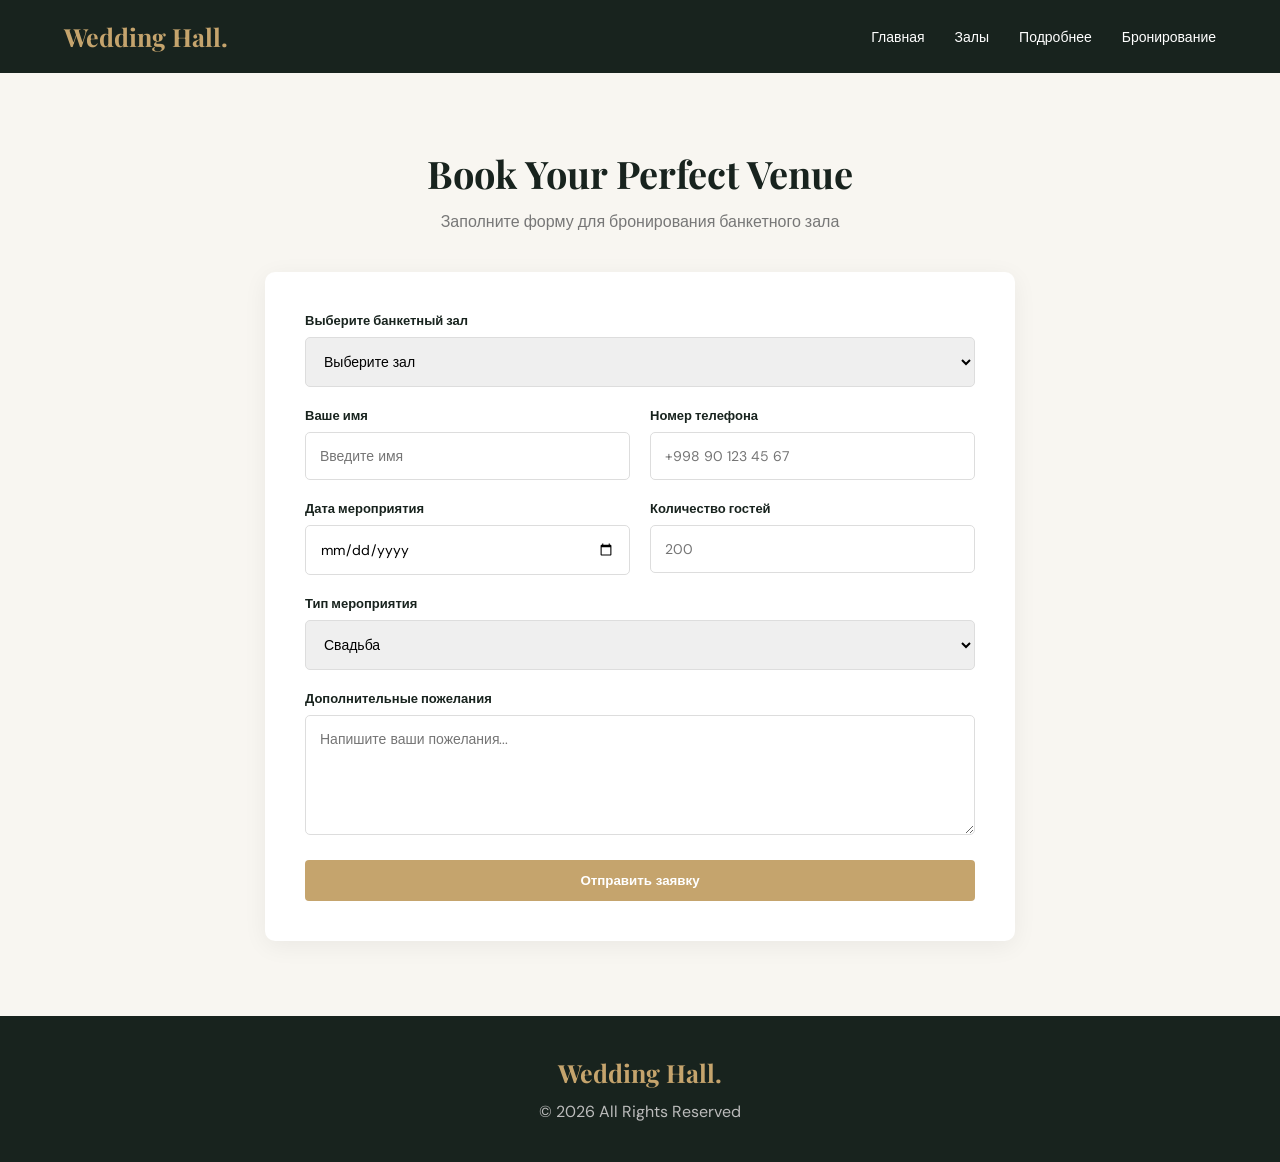
<file: booking.html>
<!DOCTYPE html>
<html lang="ru">

<head>
    <meta charset="UTF-8">
    <meta name="viewport" content="width=device-width, initial-scale=1.0">
    <title>Book Your Wedding Hall</title>
    <link rel="stylesheet" href="style.css">
</head>

<body>

    <header>
        <div class="container navbar">
            <div class="logo">Wedding Hall.</div>
            <nav>
                <a href="index.html">Главная</a>
                <a href="halls.html">Залы</a>
                <a href="details.html">Подробнее</a>
                <a href="booking.html">Бронирование</a>
            </nav>
        </div>
    </header>

    <section class="section">
        <div class="container">

            <div class="section-title">
                <h2>Book Your Perfect Venue</h2>
                <p>Заполните форму для бронирования банкетного зала</p>
            </div>

            <div class="booking-wrapper">

                <form action="#" method="post">

                    <div class="form-group">
                        <label>Выберите банкетный зал</label>
                        <select required>
                            <option value="">Выберите зал</option>
                            <option>Royal Palace</option>
                            <option>Golden Hall</option>
                            <option>Grand Wedding</option>
                        </select>
                    </div>

                    <div class="form-row">
                        <div class="form-group">
                            <label>Ваше имя</label>
                            <input type="text" placeholder="Введите имя" required>
                        </div>

                        <div class="form-group">
                            <label>Номер телефона</label>
                            <input type="tel" placeholder="+998 90 123 45 67" required>
                        </div>
                    </div>

                    <div class="form-row">
                        <div class="form-group">
                            <label>Дата мероприятия</label>
                            <input type="date" required>
                        </div>

                        <div class="form-group">
                            <label>Количество гостей</label>
                            <input type="number" min="1" placeholder="200" required>
                        </div>
                    </div>

                    <div class="form-group">
                        <label>Тип мероприятия</label>
                        <select>
                            <option>Свадьба</option>
                            <option>Юбилей</option>
                            <option>Корпоратив</option>
                            <option>Другое</option>
                        </select>
                    </div>

                    <div class="form-group">
                        <label>Дополнительные пожелания</label>
                        <textarea placeholder="Напишите ваши пожелания..."></textarea>
                    </div>

                    <button type="submit" class="btn" style="width:100%;">
                        Отправить заявку
                    </button>

                </form>

            </div>
        </div>
    </section>

    <footer>
        <h2 class="logo">Wedding Hall.</h2>
        <p>© 2026 All Rights Reserved</p>
    </footer>

</body>

</html>
</file>
<file: style.css>
@import url('https://fonts.googleapis.com/css2?family=DM+Sans:wght@400;500;600;700&family=Playfair+Display:wght@400;500;600;700&display=swap');

:root {
    --dark: #18231e;
    --gold: #c5a46d;
    --cream: #f8f6f1;
    --white: #ffffff;
    --gray: #777;
}

* {
    margin: 0;
    padding: 0;
    box-sizing: border-box;
}

body {
    font-family: 'DM Sans', sans-serif;
    background: var(--cream);
    color: var(--dark);
}

h1, h2, h3 {
    font-family: 'Playfair Display', serif;
}

a {
    text-decoration: none;
    color: inherit;
}

.container {
    width: 90%;
    max-width: 1200px;
    margin: auto;
}

/* HEADER */

header {
    background: var(--dark);
    color: white;
    padding: 20px 0;
}

.navbar {
    display: flex;
    justify-content: space-between;
    align-items: center;
}

.logo {
    font-family: 'Playfair Display', serif;
    font-size: 25px;
    color: var(--gold);
    font-weight: bold;
}

nav {
    display: flex;
    gap: 30px;
}

nav a {
    font-size: 14px;
    transition: .3s;
}

nav a:hover {
    color: var(--gold);
}

.btn {
    display: inline-block;
    background: var(--gold);
    color: white;
    padding: 13px 25px;
    border-radius: 4px;
    border: none;
    cursor: pointer;
    font-weight: 600;
    transition: .3s;
}

.btn:hover {
    background: #a88954;
}

/* HERO */

.hero {
    min-height: 600px;
    background:
        linear-gradient(rgba(0,0,0,.45), rgba(0,0,0,.55)),
        url('https://images.unsplash.com/photo-1519167758481-83f550bb49b3?w=1600')
        center/cover;
    display: flex;
    align-items: center;
    text-align: center;
    color: white;
}

.hero-content {
    max-width: 750px;
    margin: auto;
    padding: 50px 20px;
}

.hero h1 {
    font-size: clamp(38px, 6vw, 65px);
    margin-bottom: 20px;
}

.hero p {
    font-size: 17px;
    margin-bottom: 30px;
    color: #eee;
    line-height: 1.7;
}

.section {
    padding: 75px 0;
}

.section-title {
    text-align: center;
    margin-bottom: 40px;
}

.section-title h2 {
    font-size: 38px;
    margin-bottom: 12px;
}

.section-title p {
    color: var(--gray);
}

/* SEARCH */

.search-box {
    background: white;
    padding: 25px;
    border-radius: 10px;
    display: grid;
    grid-template-columns: repeat(4, 1fr);
    gap: 15px;
    box-shadow: 0 8px 30px rgba(0,0,0,.08);
    margin-top: -45px;
    position: relative;
}

input, select, textarea {
    width: 100%;
    padding: 14px;
    border: 1px solid #ddd;
    border-radius: 5px;
    font-family: inherit;
    font-size: 14px;
}

label {
    display: block;
    margin-bottom: 8px;
    font-size: 13px;
    font-weight: 600;
}

/* CARDS */

.cards {
    display: grid;
    grid-template-columns: repeat(3, 1fr);
    gap: 25px;
}

.card {
    background: white;
    border-radius: 10px;
    overflow: hidden;
    box-shadow: 0 5px 20px rgba(0,0,0,.06);
    transition: .3s;
}

.card:hover {
    transform: translateY(-6px);
}

.card img {
    width: 100%;
    height: 230px;
    object-fit: cover;
}

.card-content {
    padding: 22px;
}

.card-content h3 {
    font-size: 23px;
    margin-bottom: 10px;
}

.card-content p {
    color: var(--gray);
    font-size: 14px;
    margin-bottom: 15px;
    line-height: 1.6;
}

.price {
    color: #a88954;
    font-weight: bold;
    margin-bottom: 18px;
}

/* DETAILS */

.details-layout {
    display: grid;
    grid-template-columns: 2fr 1fr;
    gap: 35px;
}

.details-image {
    width: 100%;
    height: 420px;
    object-fit: cover;
    border-radius: 10px;
}

.info-box {
    background: white;
    padding: 25px;
    border-radius: 10px;
    margin-bottom: 20px;
}

.info-box h2 {
    margin-bottom: 18px;
}

/* BOOKING */

.booking-wrapper {
    max-width: 750px;
    margin: auto;
    background: white;
    padding: 40px;
    border-radius: 10px;
    box-shadow: 0 5px 25px rgba(0,0,0,.06);
}

.form-group {
    margin-bottom: 20px;
}

.form-row {
    display: grid;
    grid-template-columns: 1fr 1fr;
    gap: 20px;
}

textarea {
    min-height: 120px;
    resize: vertical;
}

/* FOOTER */

footer {
    background: var(--dark);
    color: white;
    padding: 40px 0;
    text-align: center;
}

footer p {
    color: #bbb;
    margin-top: 12px;
}

/* RESPONSIVE */

@media(max-width: 850px) {
    .cards {
        grid-template-columns: repeat(2, 1fr);
    }

    .search-box {
        grid-template-columns: repeat(2, 1fr);
    }

    .details-layout {
        grid-template-columns: 1fr;
    }
}

@media(max-width: 600px) {
    .navbar {
        flex-direction: column;
        gap: 18px;
    }

    nav {
        flex-wrap: wrap;
        justify-content: center;
        gap: 15px;
    }

    .cards,
    .search-box,
    .form-row {
        grid-template-columns: 1fr;
    }

    .hero {
        min-height: 480px;
    }

    .section-title h2 {
        font-size: 30px;
    }

    .booking-wrapper {
        padding: 22px;
    }
}
</file>
